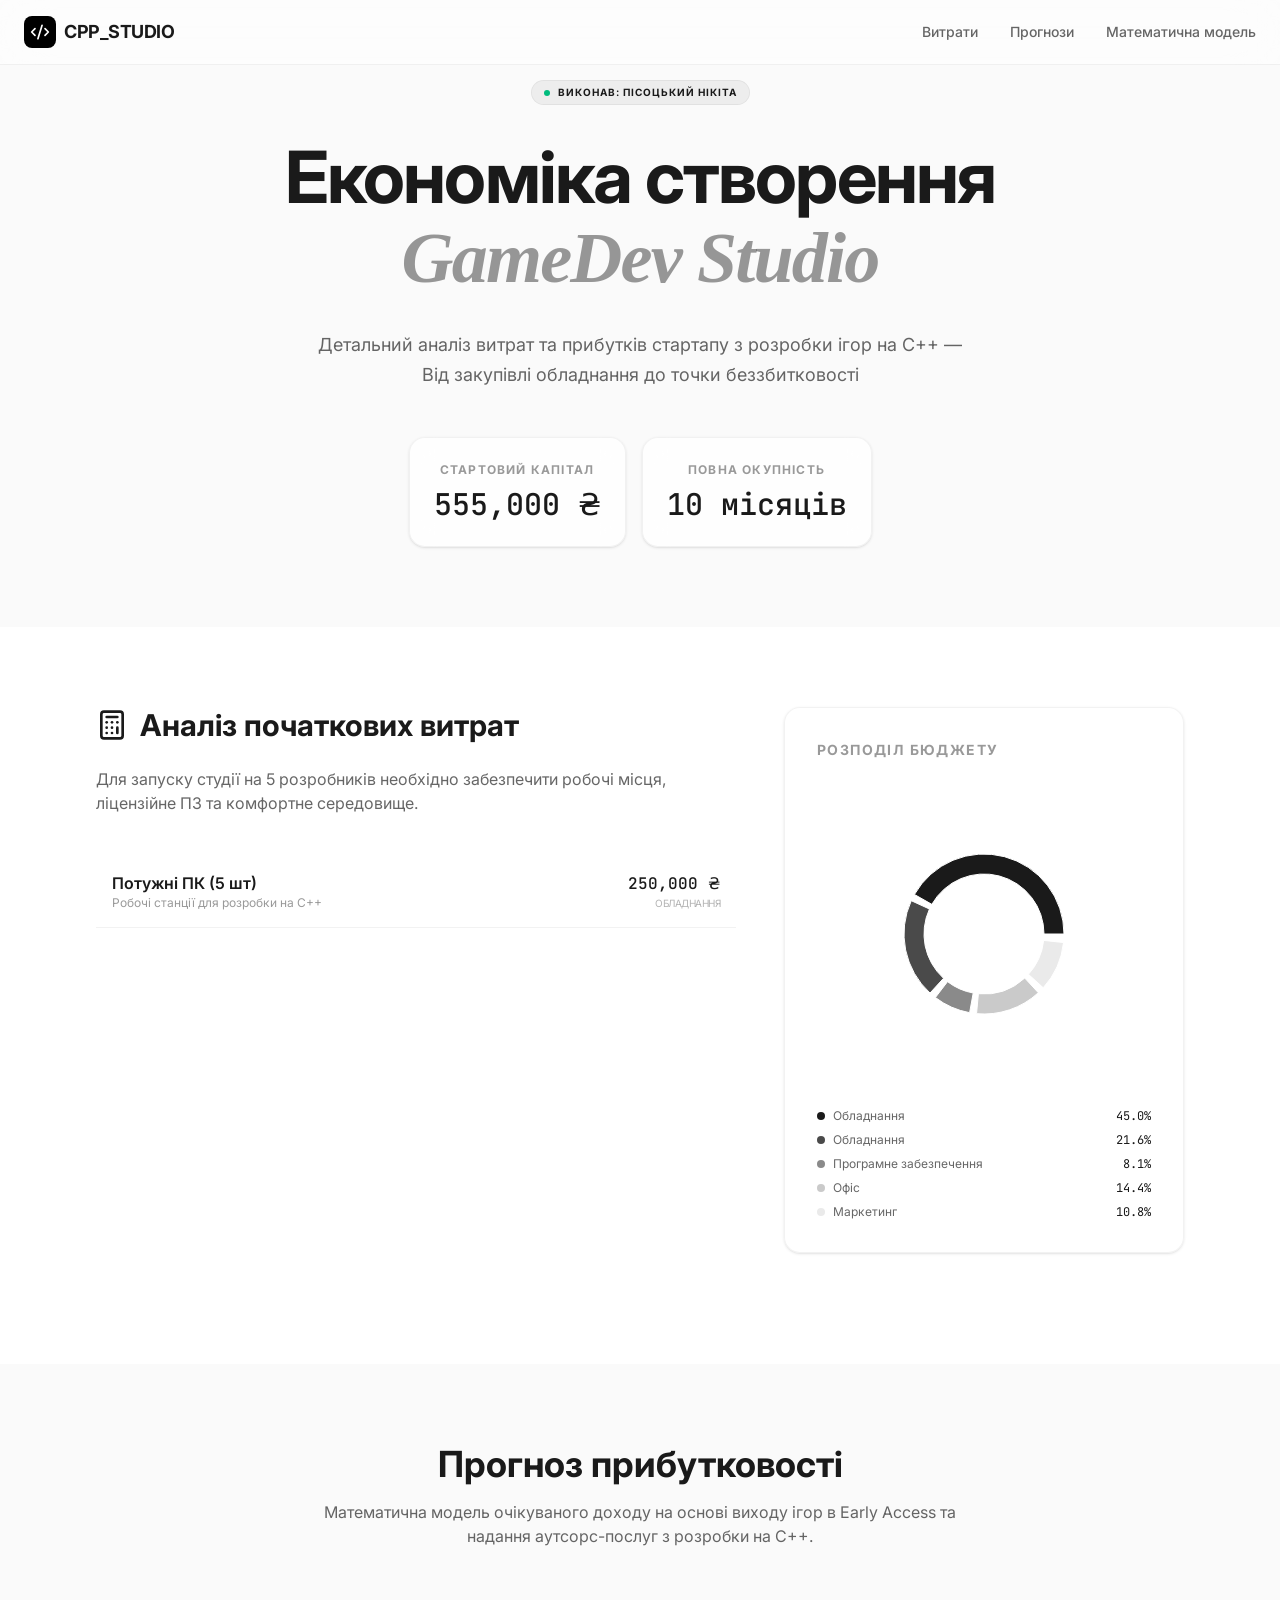
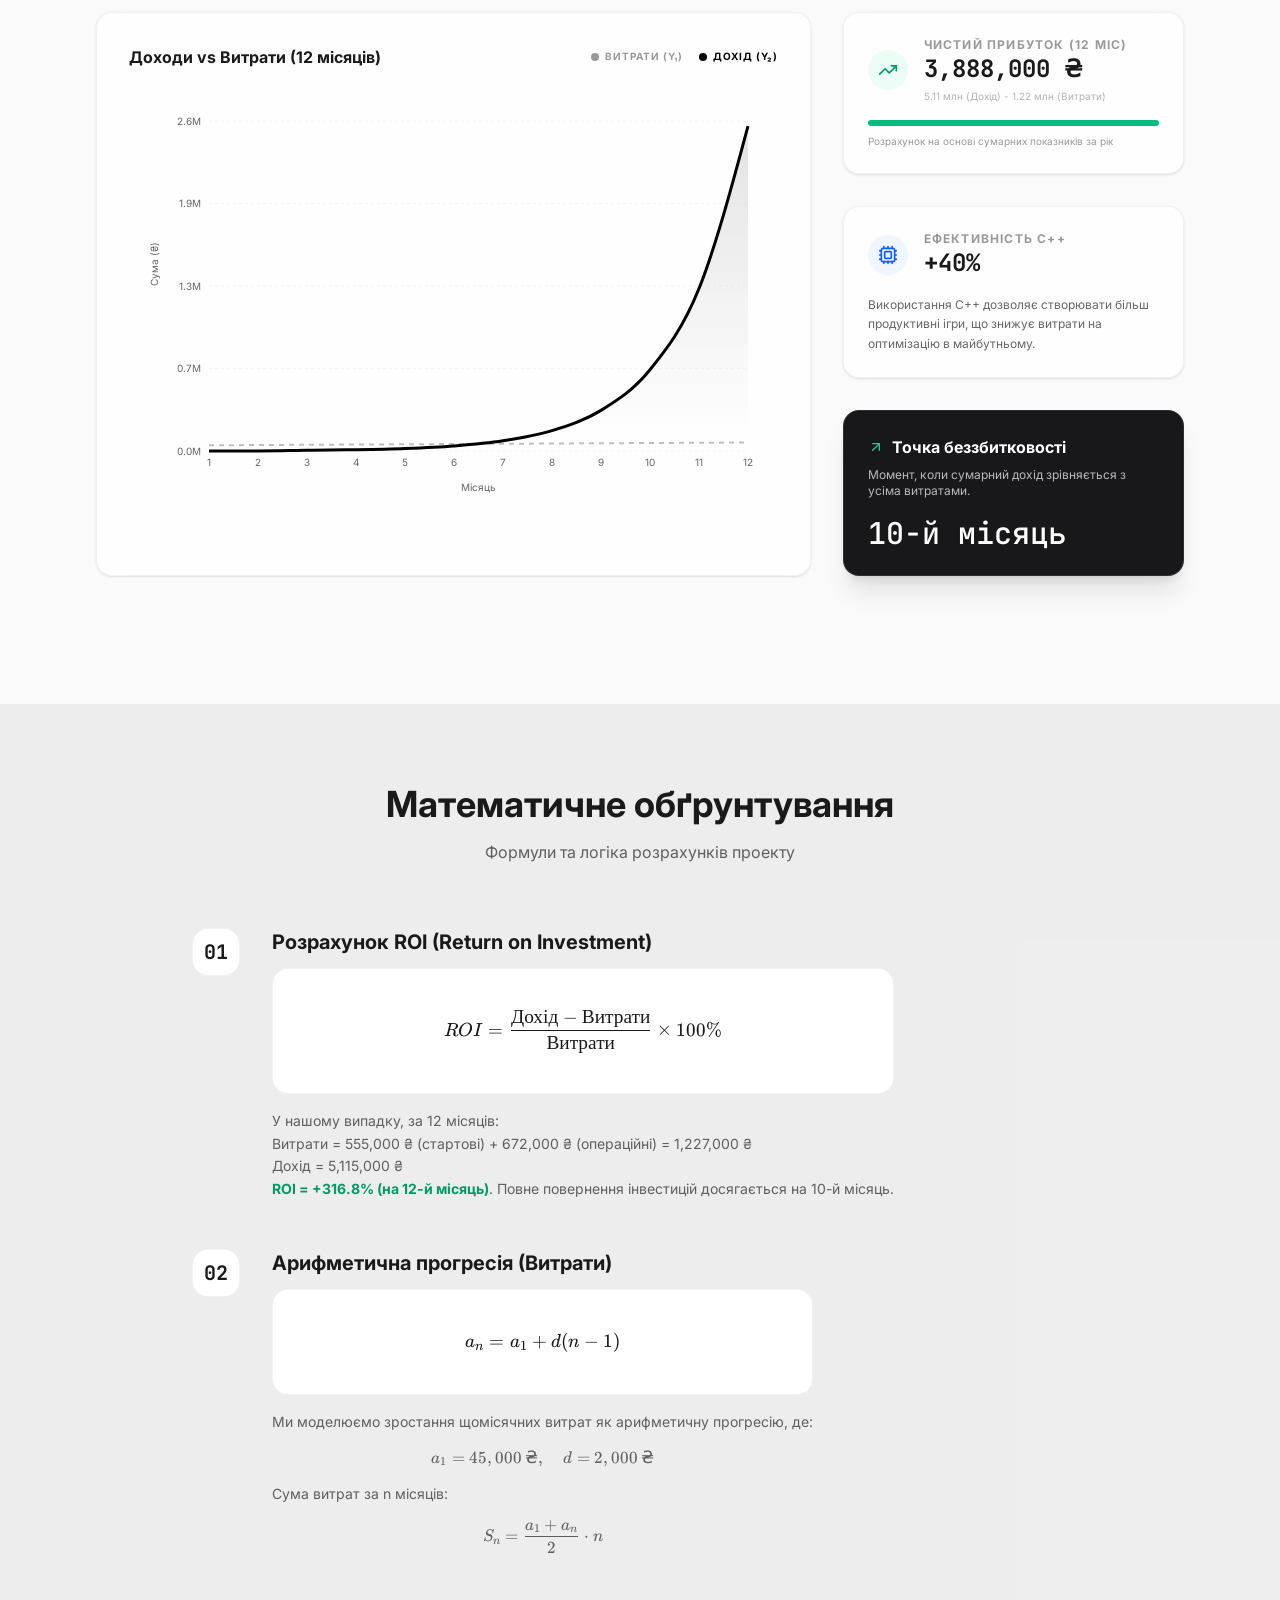
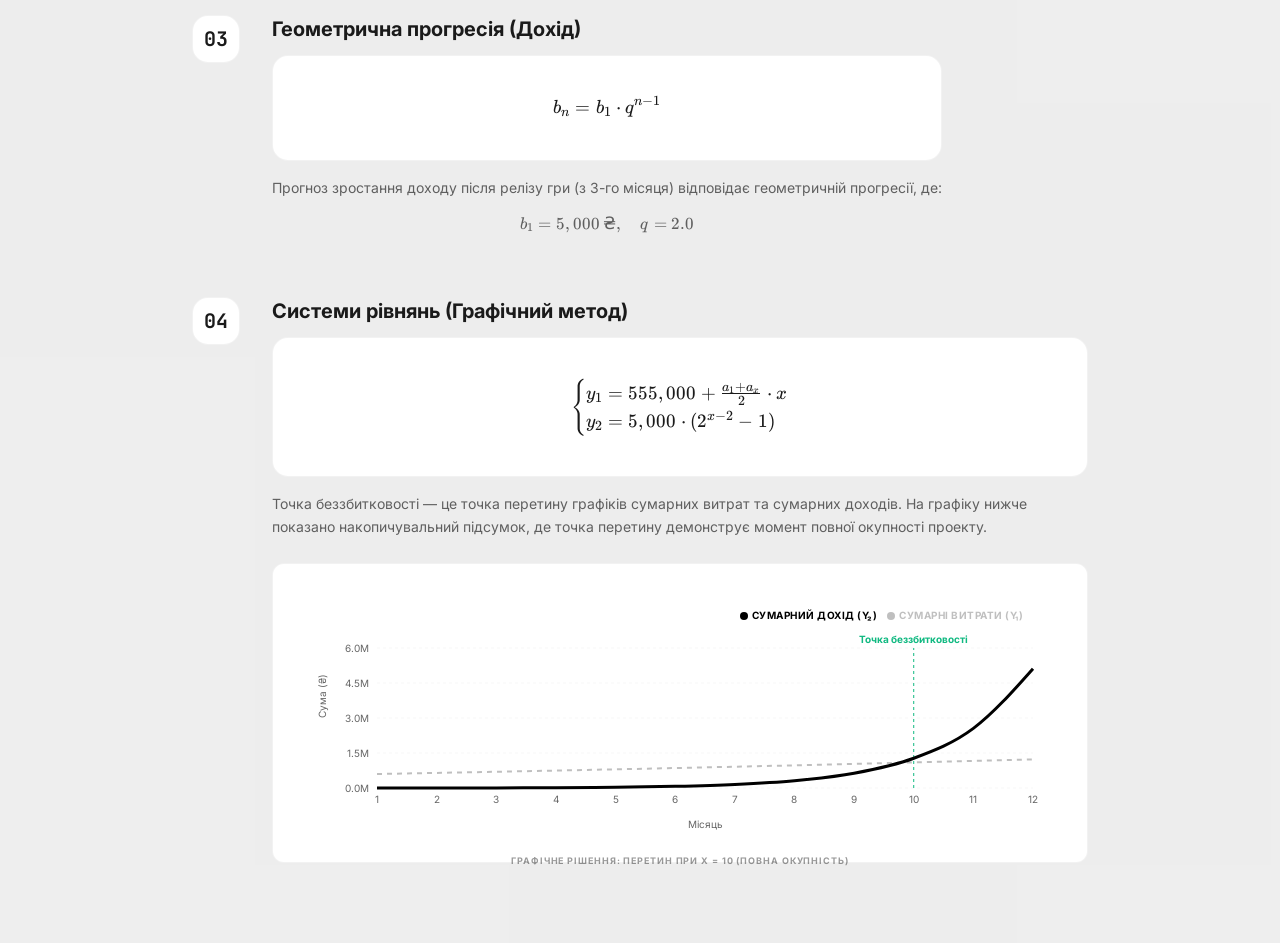
<file: src/index.html>
<!doctype html>
<html lang="en">
  <head>
    <meta charset="UTF-8" />
    <meta name="viewport" content="width=device-width, initial-scale=1.0" />
    <title>CppStudio | Math Project</title>
    <script type="module" crossorigin src="./assets/index-Dp-sWYsJ.js"></script>
    <link rel="stylesheet" crossorigin href="./assets/index-Bof_gqJL.css">
  </head>
  <body>
    <div id="root"></div>
  </body>
</html>
</file>
<file: src/assets/index-Bof_gqJL.css>
@import"https://fonts.googleapis.com/css2?family=Inter:wght@300;400;500;600;700&family=JetBrains+Mono:wght@400;500&display=swap";@font-face{font-display:block;font-family:KaTeX_AMS;font-style:normal;font-weight:400;src:url(./KaTeX_AMS-Regular-BQhdFMY1.woff2) format("woff2"),url(./KaTeX_AMS-Regular-DMm9YOAa.woff) format("woff"),url(./KaTeX_AMS-Regular-DRggAlZN.ttf) format("truetype")}@font-face{font-display:block;font-family:KaTeX_Caligraphic;font-style:normal;font-weight:700;src:url(./KaTeX_Caligraphic-Bold-Dq_IR9rO.woff2) format("woff2"),url(./KaTeX_Caligraphic-Bold-BEiXGLvX.woff) format("woff"),url(./KaTeX_Caligraphic-Bold-ATXxdsX0.ttf) format("truetype")}@font-face{font-display:block;font-family:KaTeX_Caligraphic;font-style:normal;font-weight:400;src:url(./KaTeX_Caligraphic-Regular-Di6jR-x-.woff2) format("woff2"),url(./KaTeX_Caligraphic-Regular-CTRA-rTL.woff) format("woff"),url(./KaTeX_Caligraphic-Regular-wX97UBjC.ttf) format("truetype")}@font-face{font-display:block;font-family:KaTeX_Fraktur;font-style:normal;font-weight:700;src:url(./KaTeX_Fraktur-Bold-CL6g_b3V.woff2) format("woff2"),url(./KaTeX_Fraktur-Bold-BsDP51OF.woff) format("woff"),url(./KaTeX_Fraktur-Bold-BdnERNNW.ttf) format("truetype")}@font-face{font-display:block;font-family:KaTeX_Fraktur;font-style:normal;font-weight:400;src:url(./KaTeX_Fraktur-Regular-CTYiF6lA.woff2) format("woff2"),url(./KaTeX_Fraktur-Regular-Dxdc4cR9.woff) format("woff"),url(./KaTeX_Fraktur-Regular-CB_wures.ttf) format("truetype")}@font-face{font-display:block;font-family:KaTeX_Main;font-style:normal;font-weight:700;src:url(./KaTeX_Main-Bold-Cx986IdX.woff2) format("woff2"),url(./KaTeX_Main-Bold-Jm3AIy58.woff) format("woff"),url(./KaTeX_Main-Bold-waoOVXN0.ttf) format("truetype")}@font-face{font-display:block;font-family:KaTeX_Main;font-style:italic;font-weight:700;src:url(./KaTeX_Main-BoldItalic-DxDJ3AOS.woff2) format("woff2"),url(./KaTeX_Main-BoldItalic-SpSLRI95.woff) format("woff"),url(./KaTeX_Main-BoldItalic-DzxPMmG6.ttf) format("truetype")}@font-face{font-display:block;font-family:KaTeX_Main;font-style:italic;font-weight:400;src:url(./KaTeX_Main-Italic-NWA7e6Wa.woff2) format("woff2"),url(./KaTeX_Main-Italic-BMLOBm91.woff) format("woff"),url(./KaTeX_Main-Italic-3WenGoN9.ttf) format("truetype")}@font-face{font-display:block;font-family:KaTeX_Main;font-style:normal;font-weight:400;src:url(./KaTeX_Main-Regular-B22Nviop.woff2) format("woff2"),url(./KaTeX_Main-Regular-Dr94JaBh.woff) format("woff"),url(./KaTeX_Main-Regular-ypZvNtVU.ttf) format("truetype")}@font-face{font-display:block;font-family:KaTeX_Math;font-style:italic;font-weight:700;src:url(./KaTeX_Math-BoldItalic-CZnvNsCZ.woff2) format("woff2"),url(./KaTeX_Math-BoldItalic-iY-2wyZ7.woff) format("woff"),url(./KaTeX_Math-BoldItalic-B3XSjfu4.ttf) format("truetype")}@font-face{font-display:block;font-family:KaTeX_Math;font-style:italic;font-weight:400;src:url(./KaTeX_Math-Italic-t53AETM-.woff2) format("woff2"),url(./KaTeX_Math-Italic-DA0__PXp.woff) format("woff"),url(./KaTeX_Math-Italic-flOr_0UB.ttf) format("truetype")}@font-face{font-display:block;font-family:KaTeX_SansSerif;font-style:normal;font-weight:700;src:url(./KaTeX_SansSerif-Bold-D1sUS0GD.woff2) format("woff2"),url(./KaTeX_SansSerif-Bold-DbIhKOiC.woff) format("woff"),url(./KaTeX_SansSerif-Bold-CFMepnvq.ttf) format("truetype")}@font-face{font-display:block;font-family:KaTeX_SansSerif;font-style:italic;font-weight:400;src:url(./KaTeX_SansSerif-Italic-C3H0VqGB.woff2) format("woff2"),url(./KaTeX_SansSerif-Italic-DN2j7dab.woff) format("woff"),url(./KaTeX_SansSerif-Italic-YYjJ1zSn.ttf) format("truetype")}@font-face{font-display:block;font-family:KaTeX_SansSerif;font-style:normal;font-weight:400;src:url(./KaTeX_SansSerif-Regular-DDBCnlJ7.woff2) format("woff2"),url(./KaTeX_SansSerif-Regular-CS6fqUqJ.woff) format("woff"),url(./KaTeX_SansSerif-Regular-BNo7hRIc.ttf) format("truetype")}@font-face{font-display:block;font-family:KaTeX_Script;font-style:normal;font-weight:400;src:url(./KaTeX_Script-Regular-D3wIWfF6.woff2) format("woff2"),url(./KaTeX_Script-Regular-D5yQViql.woff) format("woff"),url(./KaTeX_Script-Regular-C5JkGWo-.ttf) format("truetype")}@font-face{font-display:block;font-family:KaTeX_Size1;font-style:normal;font-weight:400;src:url(./KaTeX_Size1-Regular-mCD8mA8B.woff2) format("woff2"),url(./KaTeX_Size1-Regular-C195tn64.woff) format("woff"),url(./KaTeX_Size1-Regular-Dbsnue_I.ttf) format("truetype")}@font-face{font-display:block;font-family:KaTeX_Size2;font-style:normal;font-weight:400;src:url(./KaTeX_Size2-Regular-Dy4dx90m.woff2) format("woff2"),url(./KaTeX_Size2-Regular-oD1tc_U0.woff) format("woff"),url(./KaTeX_Size2-Regular-B7gKUWhC.ttf) format("truetype")}@font-face{font-display:block;font-family:KaTeX_Size3;font-style:normal;font-weight:400;src:url([data-uri]) format("woff2"),url(./KaTeX_Size3-Regular-CTq5MqoE.woff) format("woff"),url(./KaTeX_Size3-Regular-DgpXs0kz.ttf) format("truetype")}@font-face{font-display:block;font-family:KaTeX_Size4;font-style:normal;font-weight:400;src:url(./KaTeX_Size4-Regular-Dl5lxZxV.woff2) format("woff2"),url(./KaTeX_Size4-Regular-BF-4gkZK.woff) format("woff"),url(./KaTeX_Size4-Regular-DWFBv043.ttf) format("truetype")}@font-face{font-display:block;font-family:KaTeX_Typewriter;font-style:normal;font-weight:400;src:url(./KaTeX_Typewriter-Regular-CO6r4hn1.woff2) format("woff2"),url(./KaTeX_Typewriter-Regular-C0xS9mPB.woff) format("woff"),url(./KaTeX_Typewriter-Regular-D3Ib7_Hf.ttf) format("truetype")}.katex{font: 1.21em KaTeX_Main,Times New Roman,serif;line-height:1.2;position:relative;text-indent:0;text-rendering:auto}.katex *{-ms-high-contrast-adjust:none!important;border-color:currentColor}.katex .katex-version:after{content:"0.16.40"}.katex .katex-mathml{clip:rect(1px,1px,1px,1px);border:0;height:1px;overflow:hidden;padding:0;position:absolute;width:1px}.katex .katex-html>.newline{display:block}.katex .base{position:relative;white-space:nowrap;width:-webkit-min-content;width:-moz-min-content;width:min-content}.katex .base,.katex .strut{display:inline-block}.katex .textbf{font-weight:700}.katex .textit{font-style:italic}.katex .textrm{font-family:KaTeX_Main}.katex .textsf{font-family:KaTeX_SansSerif}.katex .texttt{font-family:KaTeX_Typewriter}.katex .mathnormal{font-family:KaTeX_Math;font-style:italic}.katex .mathit{font-family:KaTeX_Main;font-style:italic}.katex .mathrm{font-style:normal}.katex .mathbf{font-family:KaTeX_Main;font-weight:700}.katex .boldsymbol{font-family:KaTeX_Math;font-style:italic;font-weight:700}.katex .amsrm,.katex .mathbb,.katex .textbb{font-family:KaTeX_AMS}.katex .mathcal{font-family:KaTeX_Caligraphic}.katex .mathfrak,.katex .textfrak{font-family:KaTeX_Fraktur}.katex .mathboldfrak,.katex .textboldfrak{font-family:KaTeX_Fraktur;font-weight:700}.katex .mathtt{font-family:KaTeX_Typewriter}.katex .mathscr,.katex .textscr{font-family:KaTeX_Script}.katex .mathsf,.katex .textsf{font-family:KaTeX_SansSerif}.katex .mathboldsf,.katex .textboldsf{font-family:KaTeX_SansSerif;font-weight:700}.katex .mathitsf,.katex .mathsfit,.katex .textitsf{font-family:KaTeX_SansSerif;font-style:italic}.katex .mainrm{font-family:KaTeX_Main;font-style:normal}.katex .vlist-t{border-collapse:collapse;display:inline-table;table-layout:fixed}.katex .vlist-r{display:table-row}.katex .vlist{display:table-cell;position:relative;vertical-align:bottom}.katex .vlist>span{display:block;height:0;position:relative}.katex .vlist>span>span{display:inline-block}.katex .vlist>span>.pstrut{overflow:hidden;width:0}.katex .vlist-t2{margin-right:-2px}.katex .vlist-s{display:table-cell;font-size:1px;min-width:2px;vertical-align:bottom;width:2px}.katex .vbox{align-items:baseline;display:inline-flex;flex-direction:column}.katex .hbox{width:100%}.katex .hbox,.katex .thinbox{display:inline-flex;flex-direction:row}.katex .thinbox{max-width:0;width:0}.katex .msupsub{text-align:left}.katex .mfrac>span>span{text-align:center}.katex .mfrac .frac-line{border-bottom-style:solid;display:inline-block;width:100%}.katex .hdashline,.katex .hline,.katex .mfrac .frac-line,.katex .overline .overline-line,.katex .rule,.katex .underline .underline-line{min-height:1px}.katex .mspace{display:inline-block}.katex .smash{display:inline;line-height:0}.katex .clap,.katex .llap,.katex .rlap{position:relative;width:0}.katex .clap>.inner,.katex .llap>.inner,.katex .rlap>.inner{position:absolute}.katex .clap>.fix,.katex .llap>.fix,.katex .rlap>.fix{display:inline-block}.katex .llap>.inner{right:0}.katex .clap>.inner,.katex .rlap>.inner{left:0}.katex .clap>.inner>span{margin-left:-50%;margin-right:50%}.katex .rule{border:0 solid;display:inline-block;position:relative}.katex .hline,.katex .overline .overline-line,.katex .underline .underline-line{border-bottom-style:solid;display:inline-block;width:100%}.katex .hdashline{border-bottom-style:dashed;display:inline-block;width:100%}.katex .sqrt>.root{margin-left:.2777777778em;margin-right:-.5555555556em}.katex .fontsize-ensurer.reset-size1.size1,.katex .sizing.reset-size1.size1{font-size:1em}.katex .fontsize-ensurer.reset-size1.size2,.katex .sizing.reset-size1.size2{font-size:1.2em}.katex .fontsize-ensurer.reset-size1.size3,.katex .sizing.reset-size1.size3{font-size:1.4em}.katex .fontsize-ensurer.reset-size1.size4,.katex .sizing.reset-size1.size4{font-size:1.6em}.katex .fontsize-ensurer.reset-size1.size5,.katex .sizing.reset-size1.size5{font-size:1.8em}.katex .fontsize-ensurer.reset-size1.size6,.katex .sizing.reset-size1.size6{font-size:2em}.katex .fontsize-ensurer.reset-size1.size7,.katex .sizing.reset-size1.size7{font-size:2.4em}.katex .fontsize-ensurer.reset-size1.size8,.katex .sizing.reset-size1.size8{font-size:2.88em}.katex .fontsize-ensurer.reset-size1.size9,.katex .sizing.reset-size1.size9{font-size:3.456em}.katex .fontsize-ensurer.reset-size1.size10,.katex .sizing.reset-size1.size10{font-size:4.148em}.katex .fontsize-ensurer.reset-size1.size11,.katex .sizing.reset-size1.size11{font-size:4.976em}.katex .fontsize-ensurer.reset-size2.size1,.katex .sizing.reset-size2.size1{font-size:.8333333333em}.katex .fontsize-ensurer.reset-size2.size2,.katex .sizing.reset-size2.size2{font-size:1em}.katex .fontsize-ensurer.reset-size2.size3,.katex .sizing.reset-size2.size3{font-size:1.1666666667em}.katex .fontsize-ensurer.reset-size2.size4,.katex .sizing.reset-size2.size4{font-size:1.3333333333em}.katex .fontsize-ensurer.reset-size2.size5,.katex .sizing.reset-size2.size5{font-size:1.5em}.katex .fontsize-ensurer.reset-size2.size6,.katex .sizing.reset-size2.size6{font-size:1.6666666667em}.katex .fontsize-ensurer.reset-size2.size7,.katex .sizing.reset-size2.size7{font-size:2em}.katex .fontsize-ensurer.reset-size2.size8,.katex .sizing.reset-size2.size8{font-size:2.4em}.katex .fontsize-ensurer.reset-size2.size9,.katex .sizing.reset-size2.size9{font-size:2.88em}.katex .fontsize-ensurer.reset-size2.size10,.katex .sizing.reset-size2.size10{font-size:3.4566666667em}.katex .fontsize-ensurer.reset-size2.size11,.katex .sizing.reset-size2.size11{font-size:4.1466666667em}.katex .fontsize-ensurer.reset-size3.size1,.katex .sizing.reset-size3.size1{font-size:.7142857143em}.katex .fontsize-ensurer.reset-size3.size2,.katex .sizing.reset-size3.size2{font-size:.8571428571em}.katex .fontsize-ensurer.reset-size3.size3,.katex .sizing.reset-size3.size3{font-size:1em}.katex .fontsize-ensurer.reset-size3.size4,.katex .sizing.reset-size3.size4{font-size:1.1428571429em}.katex .fontsize-ensurer.reset-size3.size5,.katex .sizing.reset-size3.size5{font-size:1.2857142857em}.katex .fontsize-ensurer.reset-size3.size6,.katex .sizing.reset-size3.size6{font-size:1.4285714286em}.katex .fontsize-ensurer.reset-size3.size7,.katex .sizing.reset-size3.size7{font-size:1.7142857143em}.katex .fontsize-ensurer.reset-size3.size8,.katex .sizing.reset-size3.size8{font-size:2.0571428571em}.katex .fontsize-ensurer.reset-size3.size9,.katex .sizing.reset-size3.size9{font-size:2.4685714286em}.katex .fontsize-ensurer.reset-size3.size10,.katex .sizing.reset-size3.size10{font-size:2.9628571429em}.katex .fontsize-ensurer.reset-size3.size11,.katex .sizing.reset-size3.size11{font-size:3.5542857143em}.katex .fontsize-ensurer.reset-size4.size1,.katex .sizing.reset-size4.size1{font-size:.625em}.katex .fontsize-ensurer.reset-size4.size2,.katex .sizing.reset-size4.size2{font-size:.75em}.katex .fontsize-ensurer.reset-size4.size3,.katex .sizing.reset-size4.size3{font-size:.875em}.katex .fontsize-ensurer.reset-size4.size4,.katex .sizing.reset-size4.size4{font-size:1em}.katex .fontsize-ensurer.reset-size4.size5,.katex .sizing.reset-size4.size5{font-size:1.125em}.katex .fontsize-ensurer.reset-size4.size6,.katex .sizing.reset-size4.size6{font-size:1.25em}.katex .fontsize-ensurer.reset-size4.size7,.katex .sizing.reset-size4.size7{font-size:1.5em}.katex .fontsize-ensurer.reset-size4.size8,.katex .sizing.reset-size4.size8{font-size:1.8em}.katex .fontsize-ensurer.reset-size4.size9,.katex .sizing.reset-size4.size9{font-size:2.16em}.katex .fontsize-ensurer.reset-size4.size10,.katex .sizing.reset-size4.size10{font-size:2.5925em}.katex .fontsize-ensurer.reset-size4.size11,.katex .sizing.reset-size4.size11{font-size:3.11em}.katex .fontsize-ensurer.reset-size5.size1,.katex .sizing.reset-size5.size1{font-size:.5555555556em}.katex .fontsize-ensurer.reset-size5.size2,.katex .sizing.reset-size5.size2{font-size:.6666666667em}.katex .fontsize-ensurer.reset-size5.size3,.katex .sizing.reset-size5.size3{font-size:.7777777778em}.katex .fontsize-ensurer.reset-size5.size4,.katex .sizing.reset-size5.size4{font-size:.8888888889em}.katex .fontsize-ensurer.reset-size5.size5,.katex .sizing.reset-size5.size5{font-size:1em}.katex .fontsize-ensurer.reset-size5.size6,.katex .sizing.reset-size5.size6{font-size:1.1111111111em}.katex .fontsize-ensurer.reset-size5.size7,.katex .sizing.reset-size5.size7{font-size:1.3333333333em}.katex .fontsize-ensurer.reset-size5.size8,.katex .sizing.reset-size5.size8{font-size:1.6em}.katex .fontsize-ensurer.reset-size5.size9,.katex .sizing.reset-size5.size9{font-size:1.92em}.katex .fontsize-ensurer.reset-size5.size10,.katex .sizing.reset-size5.size10{font-size:2.3044444444em}.katex .fontsize-ensurer.reset-size5.size11,.katex .sizing.reset-size5.size11{font-size:2.7644444444em}.katex .fontsize-ensurer.reset-size6.size1,.katex .sizing.reset-size6.size1{font-size:.5em}.katex .fontsize-ensurer.reset-size6.size2,.katex .sizing.reset-size6.size2{font-size:.6em}.katex .fontsize-ensurer.reset-size6.size3,.katex .sizing.reset-size6.size3{font-size:.7em}.katex .fontsize-ensurer.reset-size6.size4,.katex .sizing.reset-size6.size4{font-size:.8em}.katex .fontsize-ensurer.reset-size6.size5,.katex .sizing.reset-size6.size5{font-size:.9em}.katex .fontsize-ensurer.reset-size6.size6,.katex .sizing.reset-size6.size6{font-size:1em}.katex .fontsize-ensurer.reset-size6.size7,.katex .sizing.reset-size6.size7{font-size:1.2em}.katex .fontsize-ensurer.reset-size6.size8,.katex .sizing.reset-size6.size8{font-size:1.44em}.katex .fontsize-ensurer.reset-size6.size9,.katex .sizing.reset-size6.size9{font-size:1.728em}.katex .fontsize-ensurer.reset-size6.size10,.katex .sizing.reset-size6.size10{font-size:2.074em}.katex .fontsize-ensurer.reset-size6.size11,.katex .sizing.reset-size6.size11{font-size:2.488em}.katex .fontsize-ensurer.reset-size7.size1,.katex .sizing.reset-size7.size1{font-size:.4166666667em}.katex .fontsize-ensurer.reset-size7.size2,.katex .sizing.reset-size7.size2{font-size:.5em}.katex .fontsize-ensurer.reset-size7.size3,.katex .sizing.reset-size7.size3{font-size:.5833333333em}.katex .fontsize-ensurer.reset-size7.size4,.katex .sizing.reset-size7.size4{font-size:.6666666667em}.katex .fontsize-ensurer.reset-size7.size5,.katex .sizing.reset-size7.size5{font-size:.75em}.katex .fontsize-ensurer.reset-size7.size6,.katex .sizing.reset-size7.size6{font-size:.8333333333em}.katex .fontsize-ensurer.reset-size7.size7,.katex .sizing.reset-size7.size7{font-size:1em}.katex .fontsize-ensurer.reset-size7.size8,.katex .sizing.reset-size7.size8{font-size:1.2em}.katex .fontsize-ensurer.reset-size7.size9,.katex .sizing.reset-size7.size9{font-size:1.44em}.katex .fontsize-ensurer.reset-size7.size10,.katex .sizing.reset-size7.size10{font-size:1.7283333333em}.katex .fontsize-ensurer.reset-size7.size11,.katex .sizing.reset-size7.size11{font-size:2.0733333333em}.katex .fontsize-ensurer.reset-size8.size1,.katex .sizing.reset-size8.size1{font-size:.3472222222em}.katex .fontsize-ensurer.reset-size8.size2,.katex .sizing.reset-size8.size2{font-size:.4166666667em}.katex .fontsize-ensurer.reset-size8.size3,.katex .sizing.reset-size8.size3{font-size:.4861111111em}.katex .fontsize-ensurer.reset-size8.size4,.katex .sizing.reset-size8.size4{font-size:.5555555556em}.katex .fontsize-ensurer.reset-size8.size5,.katex .sizing.reset-size8.size5{font-size:.625em}.katex .fontsize-ensurer.reset-size8.size6,.katex .sizing.reset-size8.size6{font-size:.6944444444em}.katex .fontsize-ensurer.reset-size8.size7,.katex .sizing.reset-size8.size7{font-size:.8333333333em}.katex .fontsize-ensurer.reset-size8.size8,.katex .sizing.reset-size8.size8{font-size:1em}.katex .fontsize-ensurer.reset-size8.size9,.katex .sizing.reset-size8.size9{font-size:1.2em}.katex .fontsize-ensurer.reset-size8.size10,.katex .sizing.reset-size8.size10{font-size:1.4402777778em}.katex .fontsize-ensurer.reset-size8.size11,.katex .sizing.reset-size8.size11{font-size:1.7277777778em}.katex .fontsize-ensurer.reset-size9.size1,.katex .sizing.reset-size9.size1{font-size:.2893518519em}.katex .fontsize-ensurer.reset-size9.size2,.katex .sizing.reset-size9.size2{font-size:.3472222222em}.katex .fontsize-ensurer.reset-size9.size3,.katex .sizing.reset-size9.size3{font-size:.4050925926em}.katex .fontsize-ensurer.reset-size9.size4,.katex .sizing.reset-size9.size4{font-size:.462962963em}.katex .fontsize-ensurer.reset-size9.size5,.katex .sizing.reset-size9.size5{font-size:.5208333333em}.katex .fontsize-ensurer.reset-size9.size6,.katex .sizing.reset-size9.size6{font-size:.5787037037em}.katex .fontsize-ensurer.reset-size9.size7,.katex .sizing.reset-size9.size7{font-size:.6944444444em}.katex .fontsize-ensurer.reset-size9.size8,.katex .sizing.reset-size9.size8{font-size:.8333333333em}.katex .fontsize-ensurer.reset-size9.size9,.katex .sizing.reset-size9.size9{font-size:1em}.katex .fontsize-ensurer.reset-size9.size10,.katex .sizing.reset-size9.size10{font-size:1.2002314815em}.katex .fontsize-ensurer.reset-size9.size11,.katex .sizing.reset-size9.size11{font-size:1.4398148148em}.katex .fontsize-ensurer.reset-size10.size1,.katex .sizing.reset-size10.size1{font-size:.2410800386em}.katex .fontsize-ensurer.reset-size10.size2,.katex .sizing.reset-size10.size2{font-size:.2892960463em}.katex .fontsize-ensurer.reset-size10.size3,.katex .sizing.reset-size10.size3{font-size:.337512054em}.katex .fontsize-ensurer.reset-size10.size4,.katex .sizing.reset-size10.size4{font-size:.3857280617em}.katex .fontsize-ensurer.reset-size10.size5,.katex .sizing.reset-size10.size5{font-size:.4339440694em}.katex .fontsize-ensurer.reset-size10.size6,.katex .sizing.reset-size10.size6{font-size:.4821600771em}.katex .fontsize-ensurer.reset-size10.size7,.katex .sizing.reset-size10.size7{font-size:.5785920926em}.katex .fontsize-ensurer.reset-size10.size8,.katex .sizing.reset-size10.size8{font-size:.6943105111em}.katex .fontsize-ensurer.reset-size10.size9,.katex .sizing.reset-size10.size9{font-size:.8331726133em}.katex .fontsize-ensurer.reset-size10.size10,.katex .sizing.reset-size10.size10{font-size:1em}.katex .fontsize-ensurer.reset-size10.size11,.katex .sizing.reset-size10.size11{font-size:1.1996142719em}.katex .fontsize-ensurer.reset-size11.size1,.katex .sizing.reset-size11.size1{font-size:.2009646302em}.katex .fontsize-ensurer.reset-size11.size2,.katex .sizing.reset-size11.size2{font-size:.2411575563em}.katex .fontsize-ensurer.reset-size11.size3,.katex .sizing.reset-size11.size3{font-size:.2813504823em}.katex .fontsize-ensurer.reset-size11.size4,.katex .sizing.reset-size11.size4{font-size:.3215434084em}.katex .fontsize-ensurer.reset-size11.size5,.katex .sizing.reset-size11.size5{font-size:.3617363344em}.katex .fontsize-ensurer.reset-size11.size6,.katex .sizing.reset-size11.size6{font-size:.4019292605em}.katex .fontsize-ensurer.reset-size11.size7,.katex .sizing.reset-size11.size7{font-size:.4823151125em}.katex .fontsize-ensurer.reset-size11.size8,.katex .sizing.reset-size11.size8{font-size:.578778135em}.katex .fontsize-ensurer.reset-size11.size9,.katex .sizing.reset-size11.size9{font-size:.6945337621em}.katex .fontsize-ensurer.reset-size11.size10,.katex .sizing.reset-size11.size10{font-size:.8336012862em}.katex .fontsize-ensurer.reset-size11.size11,.katex .sizing.reset-size11.size11{font-size:1em}.katex .delimsizing.size1{font-family:KaTeX_Size1}.katex .delimsizing.size2{font-family:KaTeX_Size2}.katex .delimsizing.size3{font-family:KaTeX_Size3}.katex .delimsizing.size4{font-family:KaTeX_Size4}.katex .delimsizing.mult .delim-size1>span{font-family:KaTeX_Size1}.katex .delimsizing.mult .delim-size4>span{font-family:KaTeX_Size4}.katex .nulldelimiter{display:inline-block;width:.12em}.katex .delimcenter,.katex .op-symbol{position:relative}.katex .op-symbol.small-op{font-family:KaTeX_Size1}.katex .op-symbol.large-op{font-family:KaTeX_Size2}.katex .accent>.vlist-t,.katex .op-limits>.vlist-t{text-align:center}.katex .accent .accent-body{position:relative}.katex .accent .accent-body:not(.accent-full){width:0}.katex .overlay{display:block}.katex .mtable .vertical-separator{display:inline-block;min-width:1px}.katex .mtable .arraycolsep{display:inline-block}.katex .mtable .col-align-c>.vlist-t{text-align:center}.katex .mtable .col-align-l>.vlist-t{text-align:left}.katex .mtable .col-align-r>.vlist-t{text-align:right}.katex .svg-align{text-align:left}.katex svg{fill:currentColor;stroke:currentColor;display:block;height:inherit;position:absolute;width:100%}.katex svg path{stroke:none}.katex svg{fill-rule:nonzero;fill-opacity:1;stroke-width:1;stroke-linecap:butt;stroke-linejoin:miter;stroke-miterlimit:4;stroke-dasharray:none;stroke-dashoffset:0;stroke-opacity:1}.katex img{border-style:none;max-height:none;max-width:none;min-height:0;min-width:0}.katex .stretchy{display:block;overflow:hidden;position:relative;width:100%}.katex .stretchy:after,.katex .stretchy:before{content:""}.katex .hide-tail{overflow:hidden;position:relative;width:100%}.katex .halfarrow-left{left:0;overflow:hidden;position:absolute;width:50.2%}.katex .halfarrow-right{overflow:hidden;position:absolute;right:0;width:50.2%}.katex .brace-left{left:0;overflow:hidden;position:absolute;width:25.1%}.katex .brace-center{left:25%;overflow:hidden;position:absolute;width:50%}.katex .brace-right{overflow:hidden;position:absolute;right:0;width:25.1%}.katex .x-arrow-pad{padding:0 .5em}.katex .cd-arrow-pad{padding:0 .55556em 0 .27778em}.katex .mover,.katex .munder,.katex .x-arrow{text-align:center}.katex .boxpad{padding:0 .3em}.katex .fbox,.katex .fcolorbox{border:.04em solid;box-sizing:border-box}.katex .cancel-pad{padding:0 .2em}.katex .cancel-lap{margin-left:-.2em;margin-right:-.2em}.katex .sout{border-bottom-style:solid;border-bottom-width:.08em}.katex .angl{border-right:.049em solid;border-top:.049em solid;box-sizing:border-box;margin-right:.03889em}.katex .anglpad{padding:0 .03889em}.katex .eqn-num:before{content:"(" counter(katexEqnNo) ")";counter-increment:katexEqnNo}.katex .mml-eqn-num:before{content:"(" counter(mmlEqnNo) ")";counter-increment:mmlEqnNo}.katex .mtr-glue{width:50%}.katex .cd-vert-arrow{display:inline-block;position:relative}.katex .cd-label-left{display:inline-block;position:absolute;right:calc(50% + .3em);text-align:left}.katex .cd-label-right{display:inline-block;left:calc(50% + .3em);position:absolute;text-align:right}.katex-display{display:block;margin:1em 0;text-align:center}.katex-display>.katex{display:block;text-align:center;white-space:nowrap}.katex-display>.katex>.katex-html{display:block;position:relative}.katex-display>.katex>.katex-html>.tag{position:absolute;right:0}.katex-display.leqno>.katex>.katex-html>.tag{left:0;right:auto}.katex-display.fleqn>.katex{padding-left:2em;text-align:left}body{counter-reset:katexEqnNo mmlEqnNo}/*! tailwindcss v4.2.1 | MIT License | https://tailwindcss.com */@layer properties{@supports (((-webkit-hyphens:none)) and (not (margin-trim:inline))) or ((-moz-orient:inline) and (not (color:rgb(from red r g b)))){*,:before,:after,::backdrop{--tw-space-y-reverse:0;--tw-border-style:solid;--tw-leading:initial;--tw-font-weight:initial;--tw-tracking:initial;--tw-shadow:0 0 #0000;--tw-shadow-color:initial;--tw-shadow-alpha:100%;--tw-inset-shadow:0 0 #0000;--tw-inset-shadow-color:initial;--tw-inset-shadow-alpha:100%;--tw-ring-color:initial;--tw-ring-shadow:0 0 #0000;--tw-inset-ring-color:initial;--tw-inset-ring-shadow:0 0 #0000;--tw-ring-inset:initial;--tw-ring-offset-width:0px;--tw-ring-offset-color:#fff;--tw-ring-offset-shadow:0 0 #0000;--tw-backdrop-blur:initial;--tw-backdrop-brightness:initial;--tw-backdrop-contrast:initial;--tw-backdrop-grayscale:initial;--tw-backdrop-hue-rotate:initial;--tw-backdrop-invert:initial;--tw-backdrop-opacity:initial;--tw-backdrop-saturate:initial;--tw-backdrop-sepia:initial}}}@layer theme{:root,:host{--font-sans:"Inter", ui-sans-serif, system-ui, sans-serif;--font-serif:ui-serif, Georgia, Cambria, "Times New Roman", Times, serif;--font-mono:"JetBrains Mono", ui-monospace, SFMono-Regular, monospace;--color-emerald-50:oklch(97.9% .021 166.113);--color-emerald-400:oklch(76.5% .177 163.223);--color-emerald-500:oklch(69.6% .17 162.48);--color-emerald-600:oklch(59.6% .145 163.225);--color-blue-50:oklch(97% .014 254.604);--color-blue-600:oklch(54.6% .245 262.881);--color-zinc-900:oklch(21% .006 285.885);--color-black:#000;--color-white:#fff;--spacing:.25rem;--container-xl:36rem;--container-2xl:42rem;--container-4xl:56rem;--container-7xl:80rem;--text-xs:.75rem;--text-xs--line-height:calc(1 / .75);--text-sm:.875rem;--text-sm--line-height:calc(1.25 / .875);--text-lg:1.125rem;--text-lg--line-height:calc(1.75 / 1.125);--text-xl:1.25rem;--text-xl--line-height:calc(1.75 / 1.25);--text-2xl:1.5rem;--text-2xl--line-height:calc(2 / 1.5);--text-3xl:1.875rem;--text-3xl--line-height: 1.2 ;--text-4xl:2.25rem;--text-4xl--line-height:calc(2.5 / 2.25);--text-5xl:3rem;--text-5xl--line-height:1;--text-7xl:4.5rem;--text-7xl--line-height:1;--font-weight-medium:500;--font-weight-semibold:600;--font-weight-bold:700;--tracking-tighter:-.05em;--tracking-tight:-.025em;--tracking-widest:.1em;--leading-relaxed:1.625;--radius-lg:.5rem;--radius-xl:.75rem;--radius-2xl:1rem;--animate-pulse:pulse 2s cubic-bezier(.4, 0, .6, 1) infinite;--blur-md:12px;--blur-xl:24px;--default-transition-duration:.15s;--default-transition-timing-function:cubic-bezier(.4, 0, .2, 1);--default-font-family:var(--font-sans);--default-mono-font-family:var(--font-mono)}}@layer base{*,:after,:before,::backdrop{box-sizing:border-box;border:0 solid;margin:0;padding:0}::file-selector-button{box-sizing:border-box;border:0 solid;margin:0;padding:0}html,:host{-webkit-text-size-adjust:100%;-moz-tab-size:4;tab-size:4;line-height:1.5;font-family:var(--default-font-family,ui-sans-serif, system-ui, sans-serif, "Apple Color Emoji", "Segoe UI Emoji", "Segoe UI Symbol", "Noto Color Emoji");font-feature-settings:var(--default-font-feature-settings,normal);font-variation-settings:var(--default-font-variation-settings,normal);-webkit-tap-highlight-color:transparent}hr{height:0;color:inherit;border-top-width:1px}abbr:where([title]){-webkit-text-decoration:underline dotted;text-decoration:underline dotted}h1,h2,h3,h4,h5,h6{font-size:inherit;font-weight:inherit}a{color:inherit;-webkit-text-decoration:inherit;text-decoration:inherit}b,strong{font-weight:bolder}code,kbd,samp,pre{font-family:var(--default-mono-font-family,ui-monospace, SFMono-Regular, Menlo, Monaco, Consolas, "Liberation Mono", "Courier New", monospace);font-feature-settings:var(--default-mono-font-feature-settings,normal);font-variation-settings:var(--default-mono-font-variation-settings,normal);font-size:1em}small{font-size:80%}sub,sup{vertical-align:baseline;font-size:75%;line-height:0;position:relative}sub{bottom:-.25em}sup{top:-.5em}table{text-indent:0;border-color:inherit;border-collapse:collapse}:-moz-focusring{outline:auto}progress{vertical-align:baseline}summary{display:list-item}ol,ul,menu{list-style:none}img,svg,video,canvas,audio,iframe,embed,object{vertical-align:middle;display:block}img,video{max-width:100%;height:auto}button,input,select,optgroup,textarea{font:inherit;font-feature-settings:inherit;font-variation-settings:inherit;letter-spacing:inherit;color:inherit;opacity:1;background-color:#0000;border-radius:0}::file-selector-button{font:inherit;font-feature-settings:inherit;font-variation-settings:inherit;letter-spacing:inherit;color:inherit;opacity:1;background-color:#0000;border-radius:0}:where(select:is([multiple],[size])) optgroup{font-weight:bolder}:where(select:is([multiple],[size])) optgroup option{padding-inline-start:20px}::file-selector-button{margin-inline-end:4px}::placeholder{opacity:1}@supports (not ((-webkit-appearance:-apple-pay-button))) or (contain-intrinsic-size:1px){::placeholder{color:currentColor}@supports (color:color-mix(in lab,red,red)){::placeholder{color:color-mix(in oklab,currentcolor 50%,transparent)}}}textarea{resize:vertical}::-webkit-search-decoration{-webkit-appearance:none}::-webkit-date-and-time-value{min-height:1lh;text-align:inherit}::-webkit-datetime-edit{display:inline-flex}::-webkit-datetime-edit-fields-wrapper{padding:0}::-webkit-datetime-edit{padding-block:0}::-webkit-datetime-edit-year-field{padding-block:0}::-webkit-datetime-edit-month-field{padding-block:0}::-webkit-datetime-edit-day-field{padding-block:0}::-webkit-datetime-edit-hour-field{padding-block:0}::-webkit-datetime-edit-minute-field{padding-block:0}::-webkit-datetime-edit-second-field{padding-block:0}::-webkit-datetime-edit-millisecond-field{padding-block:0}::-webkit-datetime-edit-meridiem-field{padding-block:0}::-webkit-calendar-picker-indicator{line-height:1}:-moz-ui-invalid{box-shadow:none}button,input:where([type=button],[type=reset],[type=submit]){-webkit-appearance:button;-moz-appearance:button;appearance:button}::file-selector-button{-webkit-appearance:button;-moz-appearance:button;appearance:button}::-webkit-inner-spin-button{height:auto}::-webkit-outer-spin-button{height:auto}[hidden]:where(:not([hidden=until-found])){display:none!important}body{font-family:var(--font-sans);color:#1a1a1a;-webkit-font-smoothing:antialiased;-moz-osx-font-smoothing:grayscale;background-color:#fafafa}}@layer components;@layer utilities{.fixed{position:fixed}.sticky{position:sticky}.top-0{top:calc(var(--spacing) * 0)}.top-24{top:calc(var(--spacing) * 24)}.z-50{z-index:50}.mx-auto{margin-inline:auto}.mt-1{margin-top:calc(var(--spacing) * 1)}.mt-2{margin-top:calc(var(--spacing) * 2)}.mt-4{margin-top:calc(var(--spacing) * 4)}.mt-6{margin-top:calc(var(--spacing) * 6)}.mb-2{margin-bottom:calc(var(--spacing) * 2)}.mb-3{margin-bottom:calc(var(--spacing) * 3)}.mb-4{margin-bottom:calc(var(--spacing) * 4)}.mb-6{margin-bottom:calc(var(--spacing) * 6)}.mb-8{margin-bottom:calc(var(--spacing) * 8)}.mb-10{margin-bottom:calc(var(--spacing) * 10)}.mb-12{margin-bottom:calc(var(--spacing) * 12)}.mb-16{margin-bottom:calc(var(--spacing) * 16)}.ml-auto{margin-left:auto}.flex{display:flex}.grid{display:grid}.hidden{display:none}.inline-flex{display:inline-flex}.h-1\.5{height:calc(var(--spacing) * 1.5)}.h-2{height:calc(var(--spacing) * 2)}.h-4{height:calc(var(--spacing) * 4)}.h-5{height:calc(var(--spacing) * 5)}.h-8{height:calc(var(--spacing) * 8)}.h-10{height:calc(var(--spacing) * 10)}.h-12{height:calc(var(--spacing) * 12)}.h-16{height:calc(var(--spacing) * 16)}.h-\[300px\]{height:300px}.h-\[400px\]{height:400px}.h-full{height:100%}.min-h-screen{min-height:100vh}.w-1\.5{width:calc(var(--spacing) * 1.5)}.w-2{width:calc(var(--spacing) * 2)}.w-4{width:calc(var(--spacing) * 4)}.w-5{width:calc(var(--spacing) * 5)}.w-8{width:calc(var(--spacing) * 8)}.w-10{width:calc(var(--spacing) * 10)}.w-12{width:calc(var(--spacing) * 12)}.w-full{width:100%}.max-w-2xl{max-width:var(--container-2xl)}.max-w-4xl{max-width:var(--container-4xl)}.max-w-7xl{max-width:var(--container-7xl)}.max-w-xl{max-width:var(--container-xl)}.min-w-\[200px\]{min-width:200px}.flex-1{flex:1}.shrink-0{flex-shrink:0}.animate-pulse{animation:var(--animate-pulse)}.cursor-pointer{cursor:pointer}.grid-cols-1{grid-template-columns:repeat(1,minmax(0,1fr))}.flex-col{flex-direction:column}.flex-wrap{flex-wrap:wrap}.items-center{align-items:center}.items-start{align-items:flex-start}.justify-between{justify-content:space-between}.justify-center{justify-content:center}.gap-1\.5{gap:calc(var(--spacing) * 1.5)}.gap-2{gap:calc(var(--spacing) * 2)}.gap-3{gap:calc(var(--spacing) * 3)}.gap-4{gap:calc(var(--spacing) * 4)}.gap-8{gap:calc(var(--spacing) * 8)}.gap-12{gap:calc(var(--spacing) * 12)}:where(.space-y-2>:not(:last-child)){--tw-space-y-reverse:0;margin-block-start:calc(calc(var(--spacing) * 2) * var(--tw-space-y-reverse));margin-block-end:calc(calc(var(--spacing) * 2) * calc(1 - var(--tw-space-y-reverse)))}:where(.space-y-4>:not(:last-child)){--tw-space-y-reverse:0;margin-block-start:calc(calc(var(--spacing) * 4) * var(--tw-space-y-reverse));margin-block-end:calc(calc(var(--spacing) * 4) * calc(1 - var(--tw-space-y-reverse)))}:where(.space-y-8>:not(:last-child)){--tw-space-y-reverse:0;margin-block-start:calc(calc(var(--spacing) * 8) * var(--tw-space-y-reverse));margin-block-end:calc(calc(var(--spacing) * 8) * calc(1 - var(--tw-space-y-reverse)))}:where(.space-y-12>:not(:last-child)){--tw-space-y-reverse:0;margin-block-start:calc(calc(var(--spacing) * 12) * var(--tw-space-y-reverse));margin-block-end:calc(calc(var(--spacing) * 12) * calc(1 - var(--tw-space-y-reverse)))}.overflow-hidden{overflow:hidden}.overflow-x-auto{overflow-x:auto}.rounded-2xl{border-radius:var(--radius-2xl)}.rounded-full{border-radius:3.40282e38px}.rounded-lg{border-radius:var(--radius-lg)}.rounded-xl{border-radius:var(--radius-xl)}.border{border-style:var(--tw-border-style);border-width:1px}.border-b{border-bottom-style:var(--tw-border-style);border-bottom-width:1px}.border-black\/5{border-color:#0000000d}@supports (color:color-mix(in lab,red,red)){.border-black\/5{border-color:color-mix(in oklab,var(--color-black) 5%,transparent)}}.border-white\/10{border-color:#ffffff1a}@supports (color:color-mix(in lab,red,red)){.border-white\/10{border-color:color-mix(in oklab,var(--color-white) 10%,transparent)}}.bg-\[\#FAFAFA\]{background-color:#fafafa}.bg-black{background-color:var(--color-black)}.bg-black\/5{background-color:#0000000d}@supports (color:color-mix(in lab,red,red)){.bg-black\/5{background-color:color-mix(in oklab,var(--color-black) 5%,transparent)}}.bg-black\/40{background-color:#0006}@supports (color:color-mix(in lab,red,red)){.bg-black\/40{background-color:color-mix(in oklab,var(--color-black) 40%,transparent)}}.bg-blue-50{background-color:var(--color-blue-50)}.bg-emerald-50{background-color:var(--color-emerald-50)}.bg-emerald-500{background-color:var(--color-emerald-500)}.bg-white{background-color:var(--color-white)}.bg-white\/50{background-color:#ffffff80}@supports (color:color-mix(in lab,red,red)){.bg-white\/50{background-color:color-mix(in oklab,var(--color-white) 50%,transparent)}}.bg-zinc-900{background-color:var(--color-zinc-900)}.p-4{padding:calc(var(--spacing) * 4)}.p-6{padding:calc(var(--spacing) * 6)}.p-8{padding:calc(var(--spacing) * 8)}.px-3{padding-inline:calc(var(--spacing) * 3)}.px-6{padding-inline:calc(var(--spacing) * 6)}.py-1{padding-block:calc(var(--spacing) * 1)}.pt-40{padding-top:calc(var(--spacing) * 40)}.text-center{text-align:center}.text-right{text-align:right}.font-mono{font-family:var(--font-mono)}.font-serif{font-family:var(--font-serif)}.text-2xl{font-size:var(--text-2xl);line-height:var(--tw-leading,var(--text-2xl--line-height))}.text-3xl{font-size:var(--text-3xl);line-height:var(--tw-leading,var(--text-3xl--line-height))}.text-4xl{font-size:var(--text-4xl);line-height:var(--tw-leading,var(--text-4xl--line-height))}.text-5xl{font-size:var(--text-5xl);line-height:var(--tw-leading,var(--text-5xl--line-height))}.text-lg{font-size:var(--text-lg);line-height:var(--tw-leading,var(--text-lg--line-height))}.text-sm{font-size:var(--text-sm);line-height:var(--tw-leading,var(--text-sm--line-height))}.text-xl{font-size:var(--text-xl);line-height:var(--tw-leading,var(--text-xl--line-height))}.text-xs{font-size:var(--text-xs);line-height:var(--tw-leading,var(--text-xs--line-height))}.text-\[9px\]{font-size:9px}.text-\[10px\]{font-size:10px}.leading-\[1\.1\]{--tw-leading:1.1;line-height:1.1}.leading-relaxed{--tw-leading:var(--leading-relaxed);line-height:var(--leading-relaxed)}.font-bold{--tw-font-weight:var(--font-weight-bold);font-weight:var(--font-weight-bold)}.font-medium{--tw-font-weight:var(--font-weight-medium);font-weight:var(--font-weight-medium)}.font-semibold{--tw-font-weight:var(--font-weight-semibold);font-weight:var(--font-weight-semibold)}.tracking-tight{--tw-tracking:var(--tracking-tight);letter-spacing:var(--tracking-tight)}.tracking-tighter{--tw-tracking:var(--tracking-tighter);letter-spacing:var(--tracking-tighter)}.tracking-widest{--tw-tracking:var(--tracking-widest);letter-spacing:var(--tracking-widest)}.text-black{color:var(--color-black)}.text-black\/30{color:#0000004d}@supports (color:color-mix(in lab,red,red)){.text-black\/30{color:color-mix(in oklab,var(--color-black) 30%,transparent)}}.text-black\/40{color:#0006}@supports (color:color-mix(in lab,red,red)){.text-black\/40{color:color-mix(in oklab,var(--color-black) 40%,transparent)}}.text-black\/60{color:#0009}@supports (color:color-mix(in lab,red,red)){.text-black\/60{color:color-mix(in oklab,var(--color-black) 60%,transparent)}}.text-blue-600{color:var(--color-blue-600)}.text-emerald-400{color:var(--color-emerald-400)}.text-emerald-600{color:var(--color-emerald-600)}.text-white{color:var(--color-white)}.text-white\/70{color:#ffffffb3}@supports (color:color-mix(in lab,red,red)){.text-white\/70{color:color-mix(in oklab,var(--color-white) 70%,transparent)}}.uppercase{text-transform:uppercase}.italic{font-style:italic}.shadow-xl{--tw-shadow:0 20px 25px -5px var(--tw-shadow-color,#0000001a), 0 8px 10px -6px var(--tw-shadow-color,#0000001a);box-shadow:var(--tw-inset-shadow),var(--tw-inset-ring-shadow),var(--tw-ring-offset-shadow),var(--tw-ring-shadow),var(--tw-shadow)}.backdrop-blur-xl{--tw-backdrop-blur:blur(var(--blur-xl));-webkit-backdrop-filter:var(--tw-backdrop-blur,) var(--tw-backdrop-brightness,) var(--tw-backdrop-contrast,) var(--tw-backdrop-grayscale,) var(--tw-backdrop-hue-rotate,) var(--tw-backdrop-invert,) var(--tw-backdrop-opacity,) var(--tw-backdrop-saturate,) var(--tw-backdrop-sepia,);backdrop-filter:var(--tw-backdrop-blur,) var(--tw-backdrop-brightness,) var(--tw-backdrop-contrast,) var(--tw-backdrop-grayscale,) var(--tw-backdrop-hue-rotate,) var(--tw-backdrop-invert,) var(--tw-backdrop-opacity,) var(--tw-backdrop-saturate,) var(--tw-backdrop-sepia,)}.transition{transition-property:color,background-color,border-color,outline-color,text-decoration-color,fill,stroke,--tw-gradient-from,--tw-gradient-via,--tw-gradient-to,opacity,box-shadow,transform,translate,scale,rotate,filter,-webkit-backdrop-filter,backdrop-filter,display,content-visibility,overlay,pointer-events;transition-timing-function:var(--tw-ease,var(--default-transition-timing-function));transition-duration:var(--tw-duration,var(--default-transition-duration))}.transition-colors{transition-property:color,background-color,border-color,outline-color,text-decoration-color,fill,stroke,--tw-gradient-from,--tw-gradient-via,--tw-gradient-to;transition-timing-function:var(--tw-ease,var(--default-transition-timing-function));transition-duration:var(--tw-duration,var(--default-transition-duration))}.selection\:bg-black ::selection{background-color:var(--color-black)}.selection\:bg-black::selection{background-color:var(--color-black)}.selection\:text-white ::selection{color:var(--color-white)}.selection\:text-white::selection{color:var(--color-white)}@media(hover:hover){.hover\:bg-black\/\[0\.02\]:hover{background-color:#00000005}@supports (color:color-mix(in lab,red,red)){.hover\:bg-black\/\[0\.02\]:hover{background-color:color-mix(in oklab,var(--color-black) 2%,transparent)}}.hover\:text-black:hover{color:var(--color-black)}}@media(min-width:48rem){.md\:flex{display:flex}.md\:w-\[400px\]{width:400px}.md\:flex-row{flex-direction:row}.md\:text-7xl{font-size:var(--text-7xl);line-height:var(--tw-leading,var(--text-7xl--line-height))}}@media(min-width:64rem){.lg\:col-span-2{grid-column:span 2/span 2}.lg\:grid-cols-3{grid-template-columns:repeat(3,minmax(0,1fr))}}}.glass-card{border-radius:var(--radius-2xl);border-style:var(--tw-border-style);border-width:1px;border-color:#0000000d}@supports (color:color-mix(in lab,red,red)){.glass-card{border-color:color-mix(in oklab,var(--color-black) 5%,transparent)}}.glass-card{background-color:#fffc}@supports (color:color-mix(in lab,red,red)){.glass-card{background-color:color-mix(in oklab,var(--color-white) 80%,transparent)}}.glass-card{--tw-shadow:0 1px 3px 0 var(--tw-shadow-color,#0000001a), 0 1px 2px -1px var(--tw-shadow-color,#0000001a);box-shadow:var(--tw-inset-shadow),var(--tw-inset-ring-shadow),var(--tw-ring-offset-shadow),var(--tw-ring-shadow),var(--tw-shadow);--tw-backdrop-blur:blur(var(--blur-md));-webkit-backdrop-filter:var(--tw-backdrop-blur,) var(--tw-backdrop-brightness,) var(--tw-backdrop-contrast,) var(--tw-backdrop-grayscale,) var(--tw-backdrop-hue-rotate,) var(--tw-backdrop-invert,) var(--tw-backdrop-opacity,) var(--tw-backdrop-saturate,) var(--tw-backdrop-sepia,);backdrop-filter:var(--tw-backdrop-blur,) var(--tw-backdrop-brightness,) var(--tw-backdrop-contrast,) var(--tw-backdrop-grayscale,) var(--tw-backdrop-hue-rotate,) var(--tw-backdrop-invert,) var(--tw-backdrop-opacity,) var(--tw-backdrop-saturate,) var(--tw-backdrop-sepia,)}.section-padding{padding-inline:calc(var(--spacing) * 6);padding-block:calc(var(--spacing) * 20)}@media(min-width:48rem){.section-padding{padding-inline:calc(var(--spacing) * 12)}}@media(min-width:64rem){.section-padding{padding-inline:calc(var(--spacing) * 24)}}@property --tw-space-y-reverse{syntax:"*";inherits:false;initial-value:0}@property --tw-border-style{syntax:"*";inherits:false;initial-value:solid}@property --tw-leading{syntax:"*";inherits:false}@property --tw-font-weight{syntax:"*";inherits:false}@property --tw-tracking{syntax:"*";inherits:false}@property --tw-shadow{syntax:"*";inherits:false;initial-value:0 0 #0000}@property --tw-shadow-color{syntax:"*";inherits:false}@property --tw-shadow-alpha{syntax:"<percentage>";inherits:false;initial-value:100%}@property --tw-inset-shadow{syntax:"*";inherits:false;initial-value:0 0 #0000}@property --tw-inset-shadow-color{syntax:"*";inherits:false}@property --tw-inset-shadow-alpha{syntax:"<percentage>";inherits:false;initial-value:100%}@property --tw-ring-color{syntax:"*";inherits:false}@property --tw-ring-shadow{syntax:"*";inherits:false;initial-value:0 0 #0000}@property --tw-inset-ring-color{syntax:"*";inherits:false}@property --tw-inset-ring-shadow{syntax:"*";inherits:false;initial-value:0 0 #0000}@property --tw-ring-inset{syntax:"*";inherits:false}@property --tw-ring-offset-width{syntax:"<length>";inherits:false;initial-value:0}@property --tw-ring-offset-color{syntax:"*";inherits:false;initial-value:#fff}@property --tw-ring-offset-shadow{syntax:"*";inherits:false;initial-value:0 0 #0000}@property --tw-backdrop-blur{syntax:"*";inherits:false}@property --tw-backdrop-brightness{syntax:"*";inherits:false}@property --tw-backdrop-contrast{syntax:"*";inherits:false}@property --tw-backdrop-grayscale{syntax:"*";inherits:false}@property --tw-backdrop-hue-rotate{syntax:"*";inherits:false}@property --tw-backdrop-invert{syntax:"*";inherits:false}@property --tw-backdrop-opacity{syntax:"*";inherits:false}@property --tw-backdrop-saturate{syntax:"*";inherits:false}@property --tw-backdrop-sepia{syntax:"*";inherits:false}@keyframes pulse{50%{opacity:.5}}
</file>
